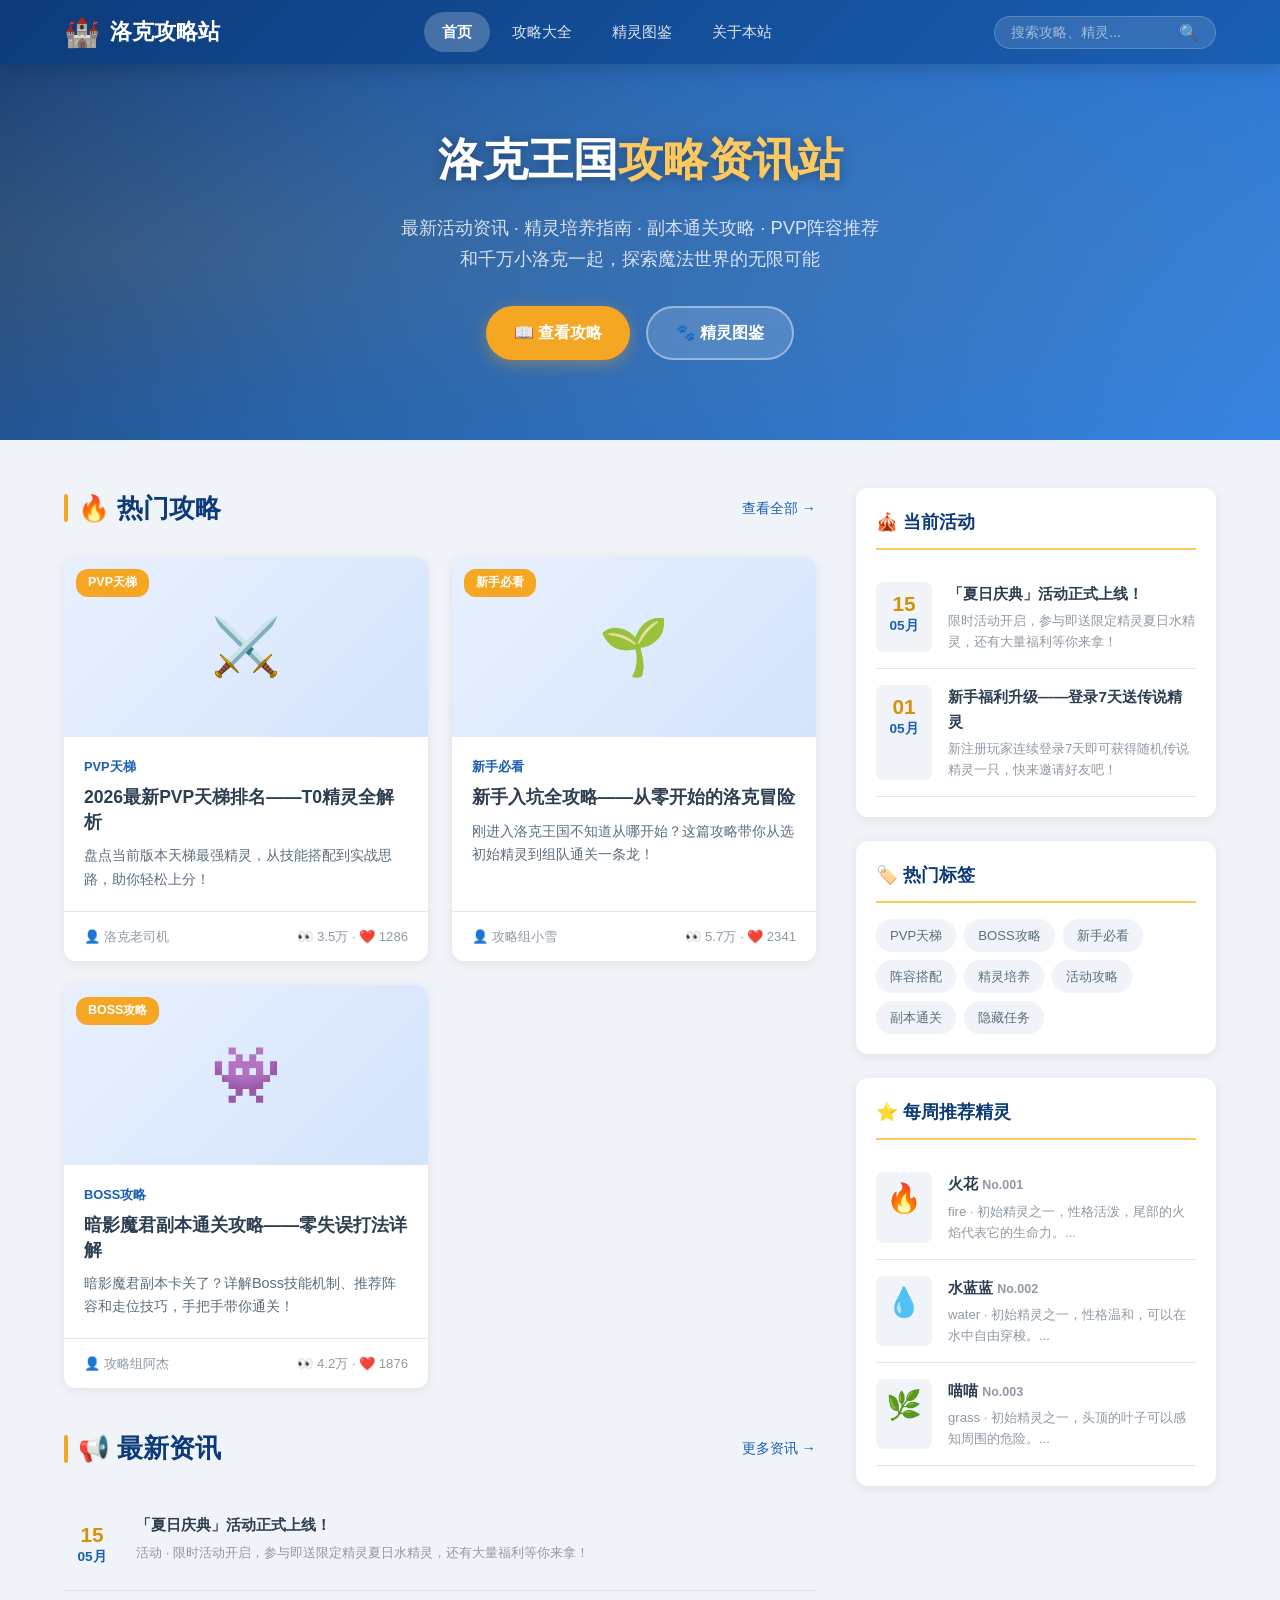
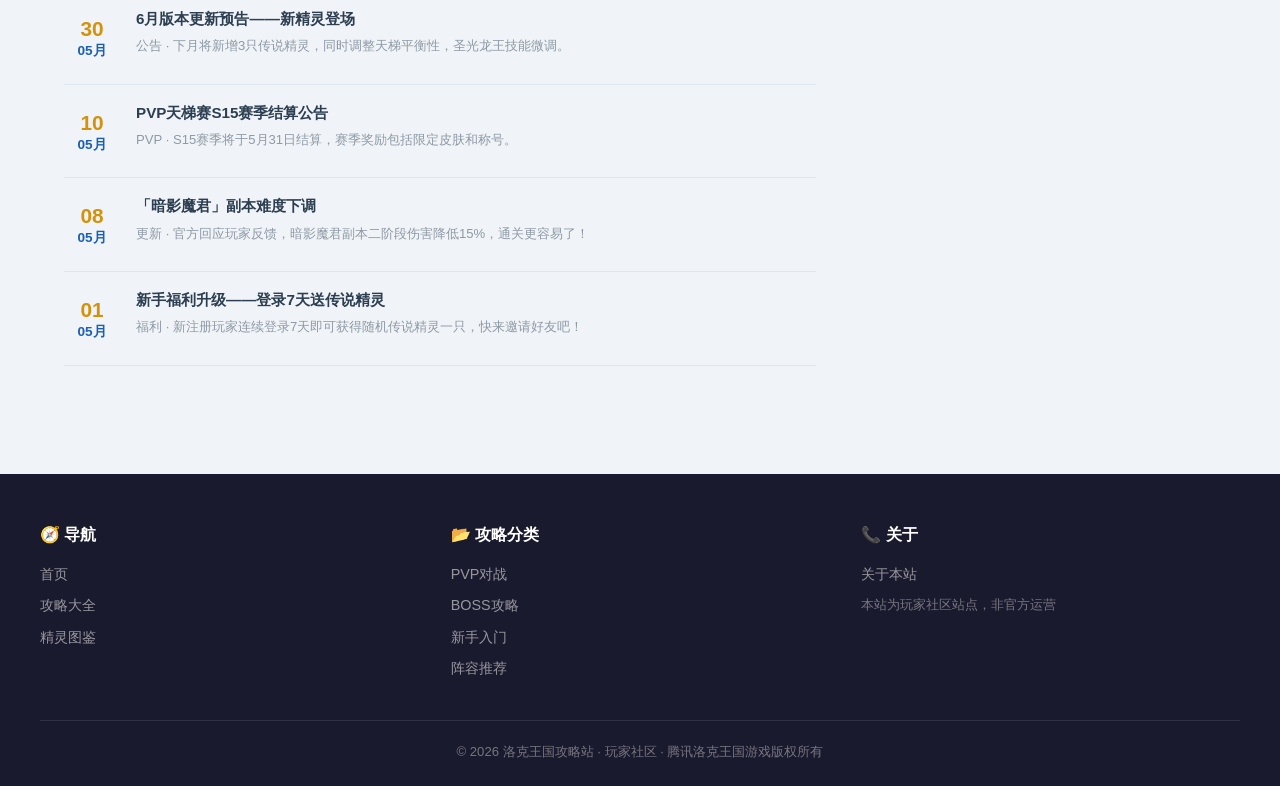
<file: roco-kingdom/index.html>
<!DOCTYPE html>
<html lang="zh-CN">
<head>
<meta charset="UTF-8">
<meta name="viewport" content="width=device-width, initial-scale=1.0">
<meta name="description" content="洛克王国攻略资讯站 - 最新活动、精灵图鉴、副本攻略、阵容推荐，最全的洛克王国玩家社区">
<title>洛克王国攻略站 - Roco Kingdom Guide</title>
<link rel="stylesheet" href="assets/css/style.css">
</head>
<body>

<!-- ======== Navbar ======== -->
<nav class="navbar">
  <div class="nav-inner">
    <a href="index.html" class="nav-logo">
      <span class="logo-icon">🏰</span>
      <span>洛克攻略站</span>
    </a>
    <div class="nav-links">
      <a href="index.html" class="active">首页</a>
      <a href="guides.html">攻略大全</a>
      <a href="pets.html">精灵图鉴</a>
      <a href="guide-detail.html?id=about">关于本站</a>
    </div>
    <div class="nav-search" id="navSearch">
      <input type="text" placeholder="搜索攻略、精灵..." id="searchInput">
      <button id="searchBtn">🔍</button>
    </div>
  </div>
</nav>

<!-- ======== Hero ======== -->
<section class="hero">
  <div class="hero-content">
    <h1>洛克王国<span class="accent">攻略资讯站</span></h1>
    <p>最新活动资讯 · 精灵培养指南 · 副本通关攻略 · PVP阵容推荐<br>和千万小洛克一起，探索魔法世界的无限可能</p>
    <div class="hero-btns">
      <a href="guides.html" class="btn btn-primary">📖 查看攻略</a>
      <a href="pets.html" class="btn btn-outline">🐾 精灵图鉴</a>
    </div>
  </div>
</section>

<!-- ======== Main Content ======== -->
<div class="section">
  <div class="container">
    <div class="two-col">

      <!-- ======== Left Column ======== -->
      <div class="main-col">

        <!-- Hot Guides -->
        <div class="section-title">
          <h2>🔥 热门攻略</h2>
          <a href="guides.html" class="more-link">查看全部 →</a>
        </div>
        <div class="cards-grid" id="hotGuides">
          <!-- JS 动态填充 -->
        </div>

        <!-- Latest News -->
        <div class="section-title" style="margin-top: 40px;">
          <h2>📢 最新资讯</h2>
          <a href="guides.html?cat=news" class="more-link">更多资讯 →</a>
        </div>
        <div class="news-list" id="latestNews">
          <!-- JS 动态填充 -->
        </div>

      </div>

      <!-- ======== Sidebar ======== -->
      <aside class="sidebar">

        <!-- Hot Events -->
        <div class="sidebar-widget">
          <h3>🎪 当前活动</h3>
          <div class="news-list" id="currentEvents">
            <!-- JS 动态填充 -->
          </div>
        </div>

        <!-- Quick Links -->
        <div class="sidebar-widget">
          <h3>🏷️ 热门标签</h3>
          <div class="tag-cloud">
            <a href="guides.html?tag=pvp" class="tag">PVP天梯</a>
            <a href="guides.html?tag=boss" class="tag">BOSS攻略</a>
            <a href="guides.html?tag=newbie" class="tag">新手必看</a>
            <a href="guides.html?tag=team" class="tag">阵容搭配</a>
            <a href="guides.html?tag=pet" class="tag">精灵培养</a>
            <a href="guides.html?tag=event" class="tag">活动攻略</a>
            <a href="guides.html?tag=dungeon" class="tag">副本通关</a>
            <a href="guides.html?tag=secret" class="tag">隐藏任务</a>
          </div>
        </div>

        <!-- Weekly Picks -->
        <div class="sidebar-widget">
          <h3>⭐ 每周推荐精灵</h3>
          <div class="news-list" id="weeklyPet">
            <!-- JS 动态填充 -->
          </div>
        </div>

      </aside>
    </div>
  </div>
</div>

<!-- ======== Footer ======== -->
<footer class="footer">
  <div class="footer-inner">
    <div class="footer-col">
      <h4>🧭 导航</h4>
      <a href="index.html">首页</a>
      <a href="guides.html">攻略大全</a>
      <a href="pets.html">精灵图鉴</a>
    </div>
    <div class="footer-col">
      <h4>📂 攻略分类</h4>
      <a href="guides.html?cat=pvp">PVP对战</a>
      <a href="guides.html?cat=boss">BOSS攻略</a>
      <a href="guides.html?cat=newbie">新手入门</a>
      <a href="guides.html?cat=team">阵容推荐</a>
    </div>
    <div class="footer-col">
      <h4>📞 关于</h4>
      <a href="guide-detail.html?id=about">关于本站</a>
      <p style="font-size:0.82rem;color:rgba(255,255,255,0.4);margin-top:8px;">本站为玩家社区站点，非官方运营</p>
    </div>
  </div>
  <div class="footer-bottom">
    <p>© 2026 洛克王国攻略站 · 玩家社区 · 腾讯洛克王国游戏版权所有</p>
  </div>
</footer>

<script src="assets/js/main.js"></script>
</body>
</html>
</file>
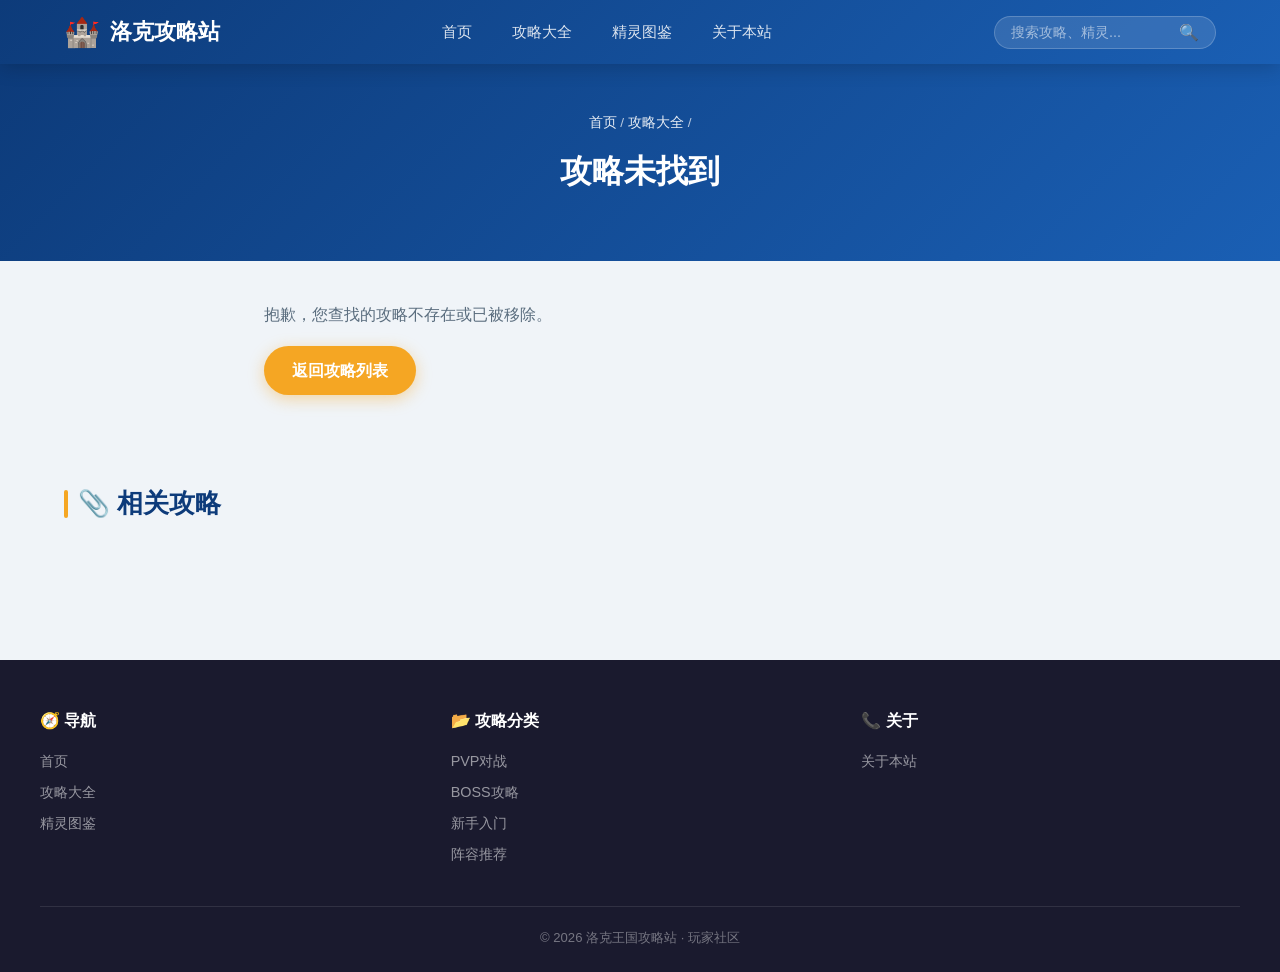
<file: roco-kingdom/guide-detail.html>
<!DOCTYPE html>
<html lang="zh-CN">
<head>
<meta charset="UTF-8">
<meta name="viewport" content="width=device-width, initial-scale=1.0">
<meta name="description" content="洛克王国攻略详情">
<title>攻略详情 - 洛克王国攻略站</title>
<link rel="stylesheet" href="assets/css/style.css">
</head>
<body>

<nav class="navbar">
  <div class="nav-inner">
    <a href="index.html" class="nav-logo">
      <span class="logo-icon">🏰</span>
      <span>洛克攻略站</span>
    </a>
    <div class="nav-links">
      <a href="index.html">首页</a>
      <a href="guides.html">攻略大全</a>
      <a href="pets.html">精灵图鉴</a>
      <a href="guide-detail.html?id=about">关于本站</a>
    </div>
    <div class="nav-search" id="navSearch">
      <input type="text" placeholder="搜索攻略、精灵..." id="searchInput">
      <button id="searchBtn">🔍</button>
    </div>
  </div>
</nav>

<!-- Guide Header -->
<section class="guide-header" id="guideHeader">
  <div class="breadcrumb"><a href="index.html">首页</a> / <a href="guides.html">攻略大全</a> / <span id="breadcrumbCat"></span></div>
  <h1 id="guideTitle"></h1>
  <div class="meta" id="guideMeta"></div>
</section>

<!-- Guide Content -->
<article class="guide-body" id="guideContent">
  <!-- JS 动态填充 -->
</article>

<!-- Related Guides -->
<div class="section">
  <div class="container">
    <div class="section-title">
      <h2>📎 相关攻略</h2>
    </div>
    <div class="cards-grid" id="relatedGuides">
      <!-- JS 动态填充 -->
    </div>
  </div>
</div>

<footer class="footer">
  <div class="footer-inner">
    <div class="footer-col">
      <h4>🧭 导航</h4>
      <a href="index.html">首页</a>
      <a href="guides.html">攻略大全</a>
      <a href="pets.html">精灵图鉴</a>
    </div>
    <div class="footer-col">
      <h4>📂 攻略分类</h4>
      <a href="guides.html?cat=pvp">PVP对战</a>
      <a href="guides.html?cat=boss">BOSS攻略</a>
      <a href="guides.html?cat=newbie">新手入门</a>
      <a href="guides.html?cat=team">阵容推荐</a>
    </div>
    <div class="footer-col">
      <h4>📞 关于</h4>
      <a href="guide-detail.html?id=about">关于本站</a>
    </div>
  </div>
  <div class="footer-bottom">
    <p>© 2026 洛克王国攻略站 · 玩家社区</p>
  </div>
</footer>

<script src="assets/js/main.js"></script>
</body>
</html>
</file>
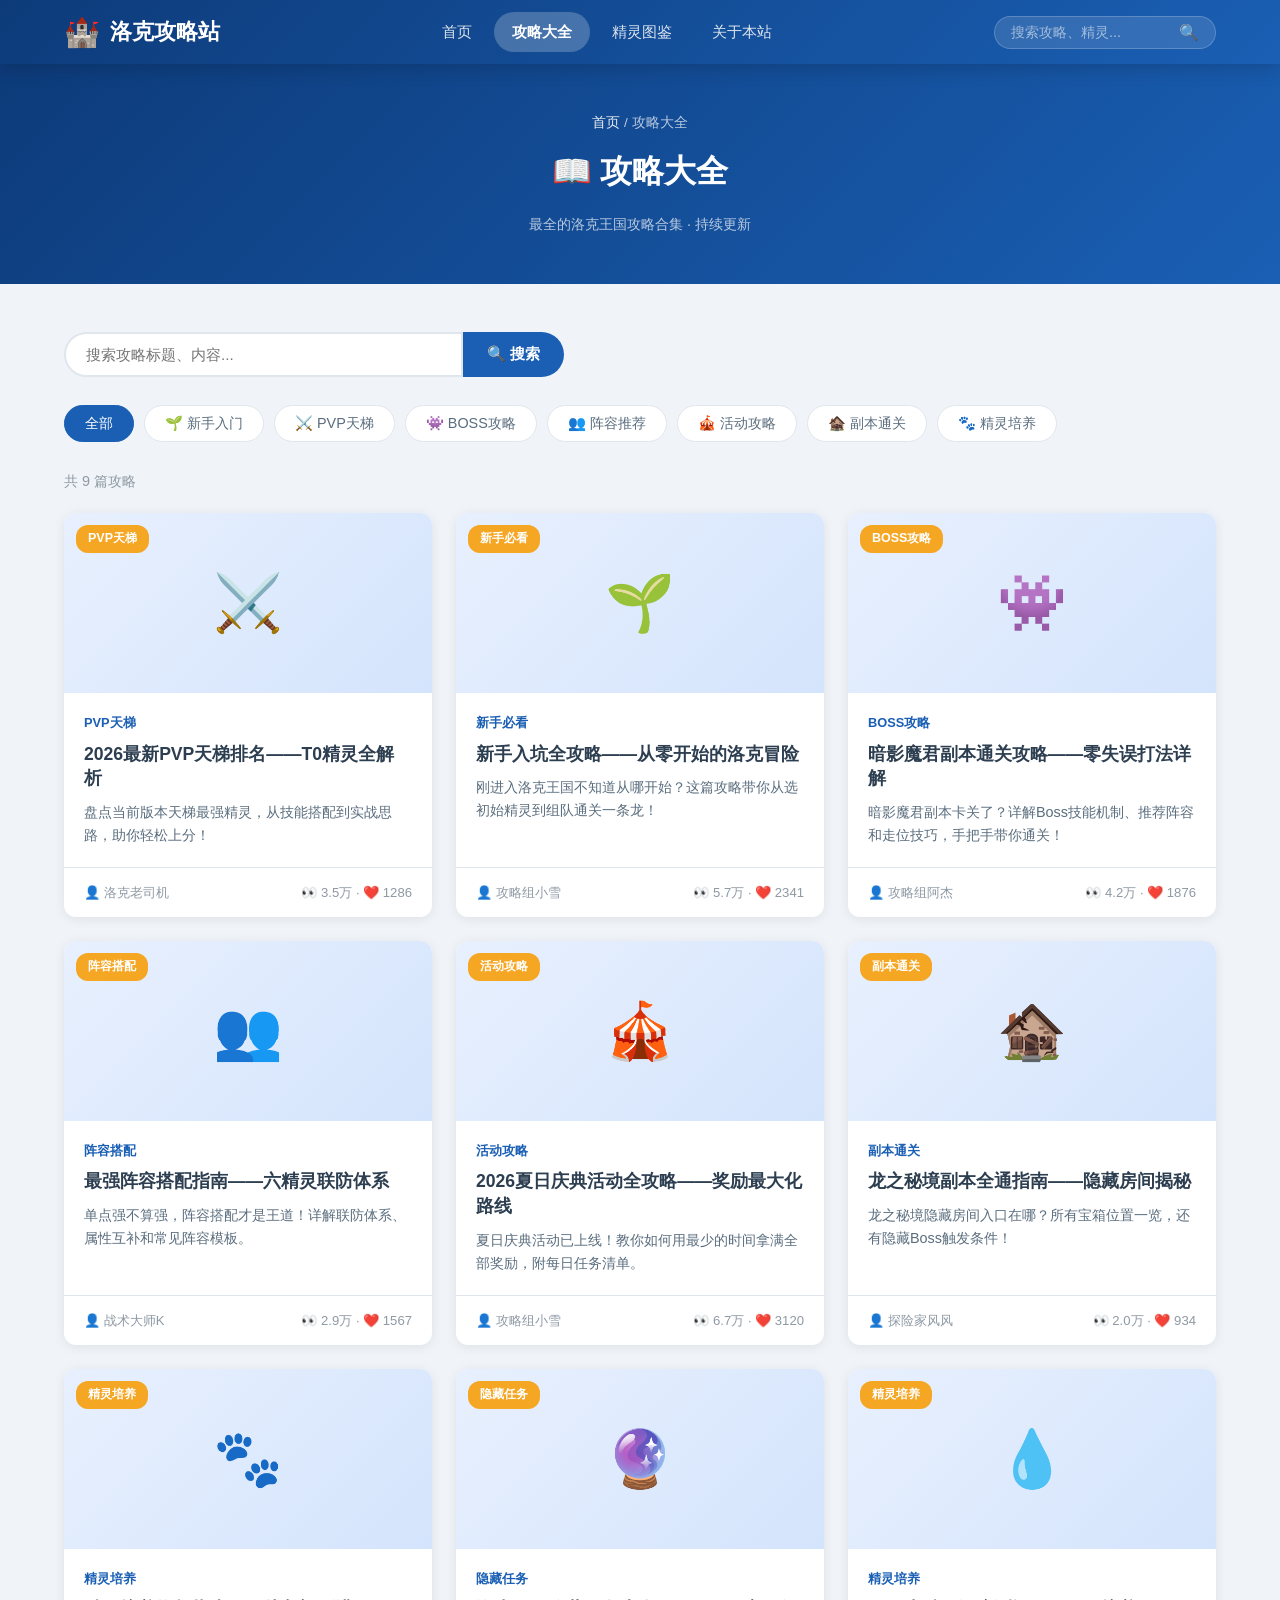
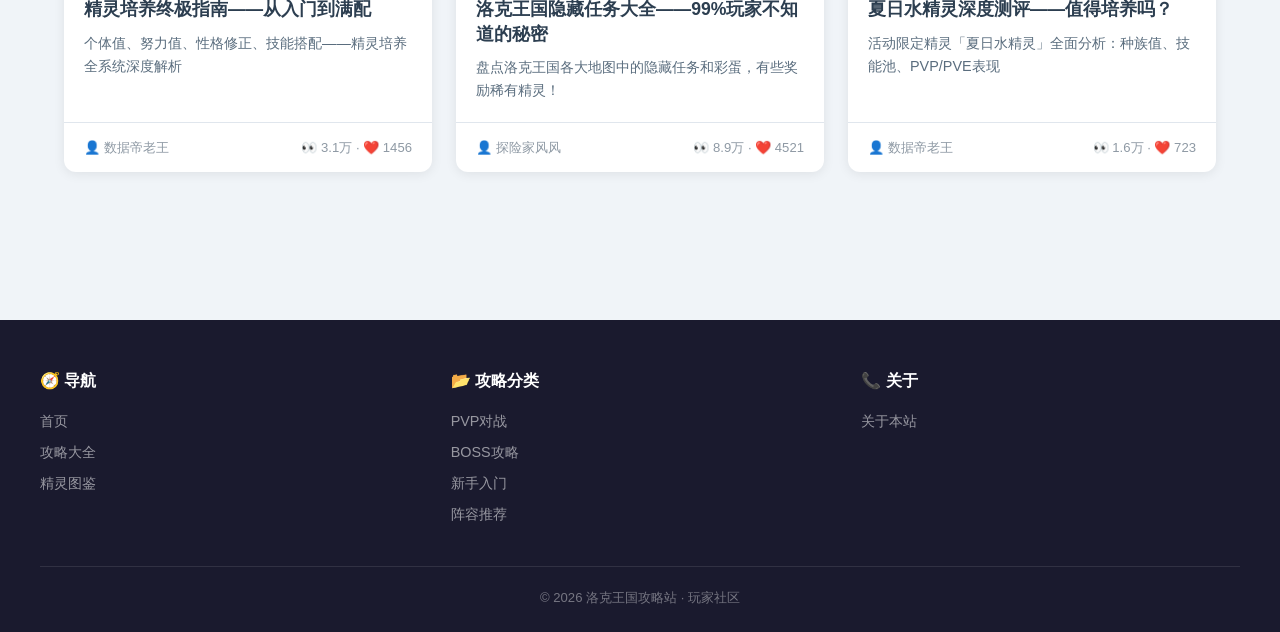
<file: roco-kingdom/guides.html>
<!DOCTYPE html>
<html lang="zh-CN">
<head>
<meta charset="UTF-8">
<meta name="viewport" content="width=device-width, initial-scale=1.0">
<meta name="description" content="洛克王国攻略大全 - PVP天梯、BOSS攻略、新手入门、阵容推荐、活动攻略">
<title>攻略大全 - 洛克王国攻略站</title>
<link rel="stylesheet" href="assets/css/style.css">
</head>
<body>

<nav class="navbar">
  <div class="nav-inner">
    <a href="index.html" class="nav-logo">
      <span class="logo-icon">🏰</span>
      <span>洛克攻略站</span>
    </a>
    <div class="nav-links">
      <a href="index.html">首页</a>
      <a href="guides.html" class="active">攻略大全</a>
      <a href="pets.html">精灵图鉴</a>
      <a href="guide-detail.html?id=about">关于本站</a>
    </div>
    <div class="nav-search" id="navSearch">
      <input type="text" placeholder="搜索攻略、精灵..." id="searchInput">
      <button id="searchBtn">🔍</button>
    </div>
  </div>
</nav>

<section class="guide-header">
  <div class="breadcrumb"><a href="index.html">首页</a> / 攻略大全</div>
  <h1>📖 攻略大全</h1>
  <div class="meta">最全的洛克王国攻略合集 · 持续更新</div>
</section>

<div class="section">
  <div class="container">

    <!-- Search -->
    <div class="search-box">
      <input type="text" placeholder="搜索攻略标题、内容..." id="guideSearchInput">
      <button id="guideSearchBtn">🔍 搜索</button>
    </div>

    <!-- Filter -->
    <div class="filter-bar" id="filterBar">
      <button class="filter-btn active" data-filter="all">全部</button>
      <button class="filter-btn" data-filter="newbie">🌱 新手入门</button>
      <button class="filter-btn" data-filter="pvp">⚔️ PVP天梯</button>
      <button class="filter-btn" data-filter="boss">👾 BOSS攻略</button>
      <button class="filter-btn" data-filter="team">👥 阵容推荐</button>
      <button class="filter-btn" data-filter="event">🎪 活动攻略</button>
      <button class="filter-btn" data-filter="dungeon">🏚️ 副本通关</button>
      <button class="filter-btn" data-filter="pet">🐾 精灵培养</button>
    </div>

    <!-- Results Info -->
    <p style="color: var(--text-muted); margin-bottom: 20px; font-size: 0.9rem;" id="resultInfo">
      共 <span id="resultCount">0</span> 篇攻略
    </p>

    <!-- Guide Cards Grid -->
    <div class="cards-grid" id="guidesGrid">
      <!-- JS 动态填充 -->
    </div>

    <!-- Pagination -->
    <div class="pagination" id="pagination">
      <!-- JS 动态填充 -->
    </div>

  </div>
</div>

<footer class="footer">
  <div class="footer-inner">
    <div class="footer-col">
      <h4>🧭 导航</h4>
      <a href="index.html">首页</a>
      <a href="guides.html">攻略大全</a>
      <a href="pets.html">精灵图鉴</a>
    </div>
    <div class="footer-col">
      <h4>📂 攻略分类</h4>
      <a href="guides.html?cat=pvp">PVP对战</a>
      <a href="guides.html?cat=boss">BOSS攻略</a>
      <a href="guides.html?cat=newbie">新手入门</a>
      <a href="guides.html?cat=team">阵容推荐</a>
    </div>
    <div class="footer-col">
      <h4>📞 关于</h4>
      <a href="guide-detail.html?id=about">关于本站</a>
    </div>
  </div>
  <div class="footer-bottom">
    <p>© 2026 洛克王国攻略站 · 玩家社区</p>
  </div>
</footer>

<script src="assets/js/main.js"></script>
</body>
</html>
</file>
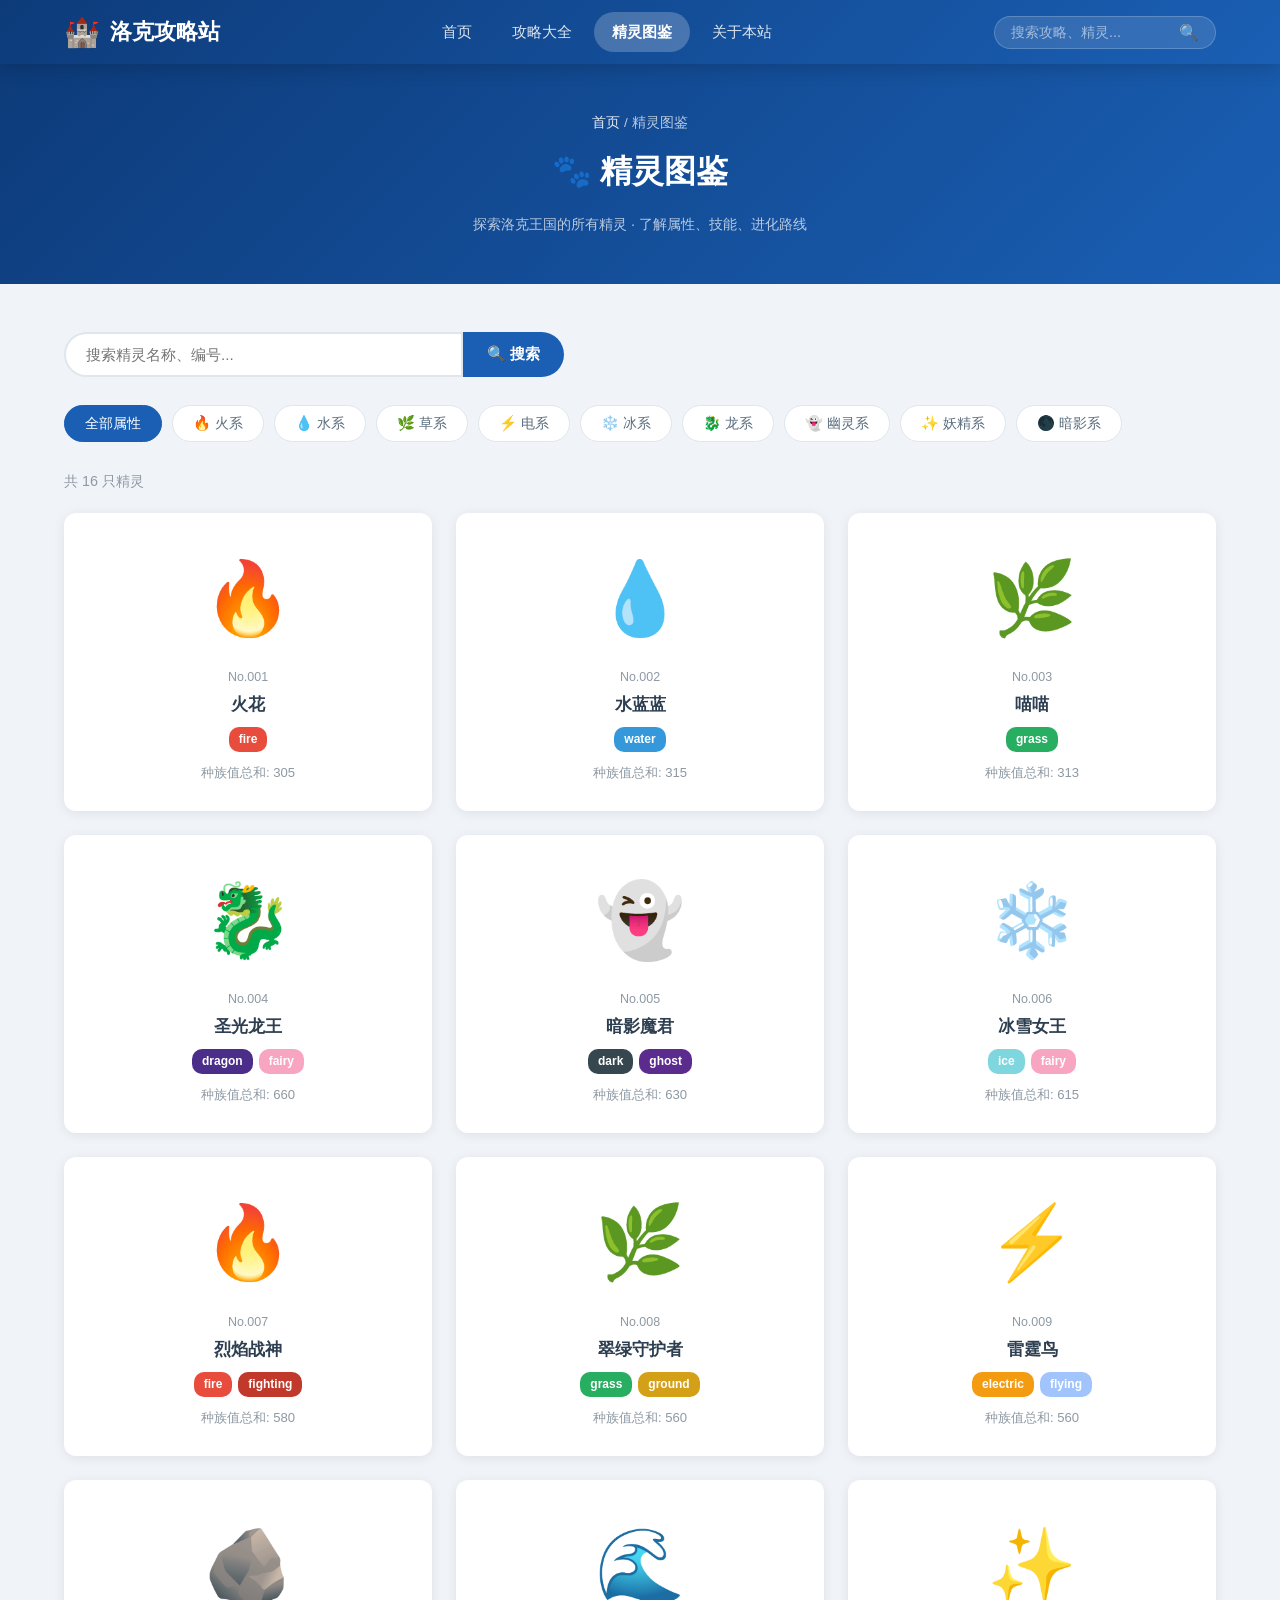
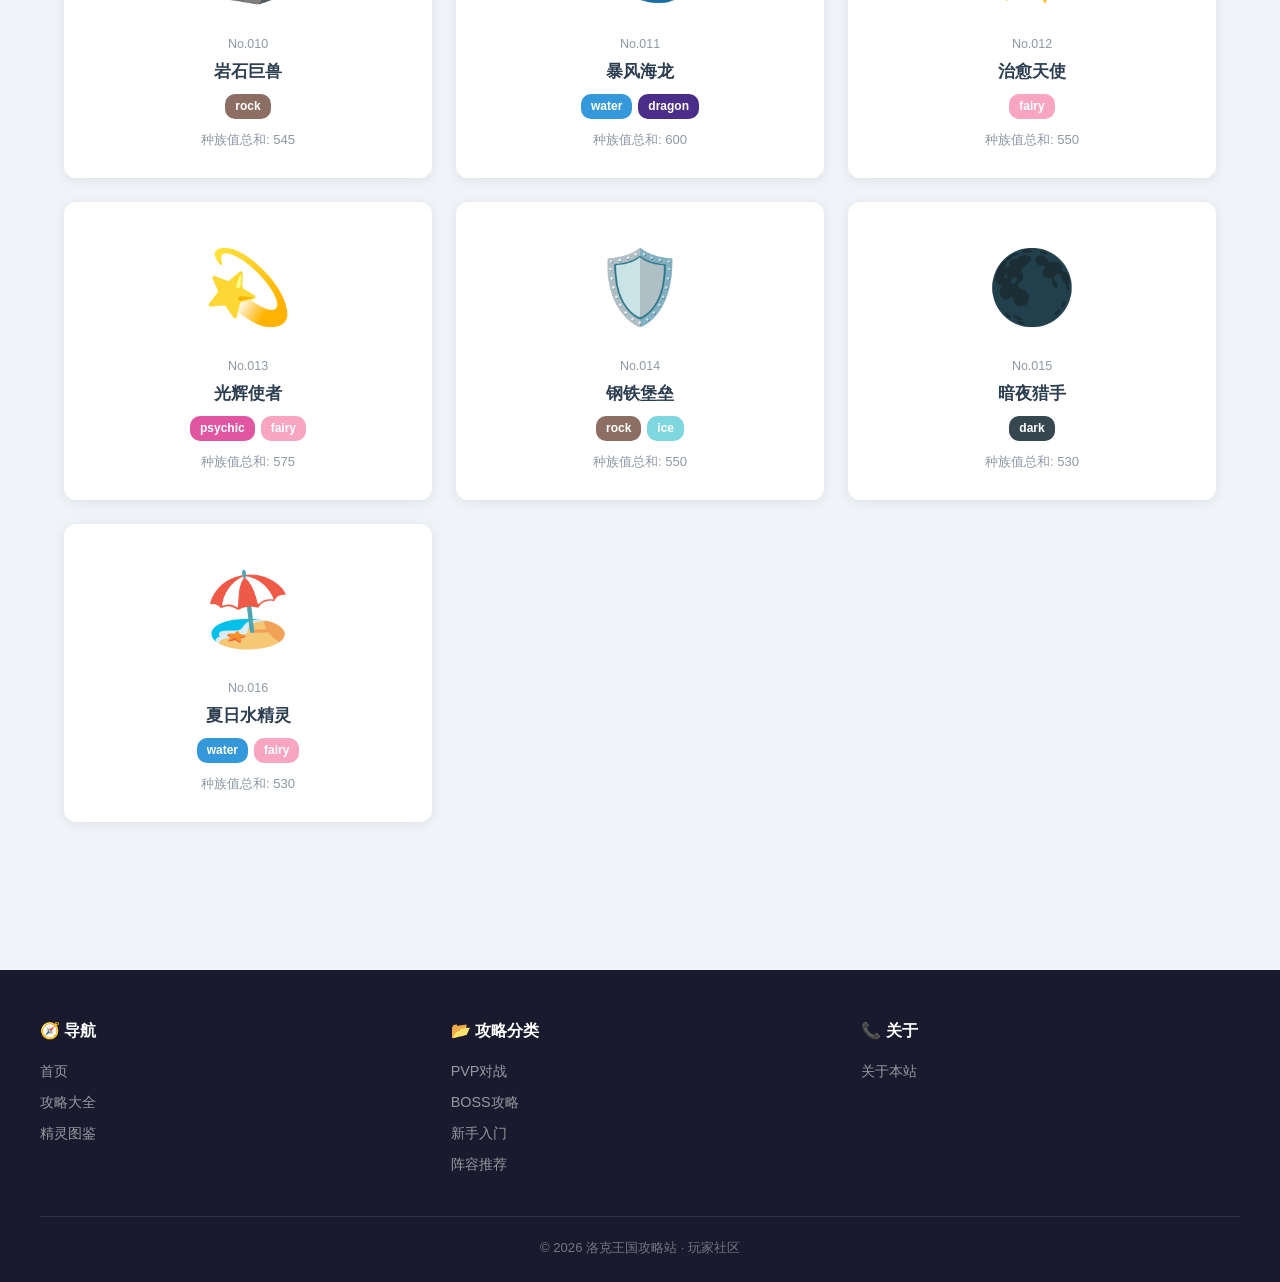
<file: roco-kingdom/pets.html>
<!DOCTYPE html>
<html lang="zh-CN">
<head>
<meta charset="UTF-8">
<meta name="viewport" content="width=device-width, initial-scale=1.0">
<meta name="description" content="洛克王国精灵图鉴 - 查询精灵属性、种族值、技能、进化路线">
<title>精灵图鉴 - 洛克王国攻略站</title>
<link rel="stylesheet" href="assets/css/style.css">
</head>
<body>

<nav class="navbar">
  <div class="nav-inner">
    <a href="index.html" class="nav-logo">
      <span class="logo-icon">🏰</span>
      <span>洛克攻略站</span>
    </a>
    <div class="nav-links">
      <a href="index.html">首页</a>
      <a href="guides.html">攻略大全</a>
      <a href="pets.html" class="active">精灵图鉴</a>
      <a href="guide-detail.html?id=about">关于本站</a>
    </div>
    <div class="nav-search" id="navSearch">
      <input type="text" placeholder="搜索攻略、精灵..." id="searchInput">
      <button id="searchBtn">🔍</button>
    </div>
  </div>
</nav>

<section class="guide-header">
  <div class="breadcrumb"><a href="index.html">首页</a> / 精灵图鉴</div>
  <h1>🐾 精灵图鉴</h1>
  <div class="meta">探索洛克王国的所有精灵 · 了解属性、技能、进化路线</div>
</section>

<div class="section">
  <div class="container">

    <!-- Search & Filter -->
    <div class="search-box">
      <input type="text" placeholder="搜索精灵名称、编号..." id="petSearchInput">
      <button id="petSearchBtn">🔍 搜索</button>
    </div>

    <div class="filter-bar" id="petFilterBar">
      <button class="filter-btn active" data-filter="all">全部属性</button>
      <button class="filter-btn" data-filter="fire">🔥 火系</button>
      <button class="filter-btn" data-filter="water">💧 水系</button>
      <button class="filter-btn" data-filter="grass">🌿 草系</button>
      <button class="filter-btn" data-filter="electric">⚡ 电系</button>
      <button class="filter-btn" data-filter="ice">❄️ 冰系</button>
      <button class="filter-btn" data-filter="dragon">🐉 龙系</button>
      <button class="filter-btn" data-filter="ghost">👻 幽灵系</button>
      <button class="filter-btn" data-filter="fairy">✨ 妖精系</button>
      <button class="filter-btn" data-filter="dark">🌑 暗影系</button>
    </div>

    <!-- Results Info -->
    <p style="color: var(--text-muted); margin-bottom: 20px; font-size: 0.9rem;" id="petResultInfo">
      共 <span id="petResultCount">0</span> 只精灵
    </p>

    <!-- Pet Grid -->
    <div class="cards-grid" id="petsGrid">
      <!-- JS 动态填充 -->
    </div>

    <!-- Pagination -->
    <div class="pagination" id="petPagination">
      <!-- JS 动态填充 -->
    </div>

  </div>
</div>

<!-- Pet Detail Modal -->
<div id="petModal" class="hidden" style="position:fixed;top:0;left:0;width:100%;height:100%;background:rgba(0,0,0,0.6);z-index:9999;display:flex;align-items:center;justify-content:center;">
  <div style="background:#fff;border-radius:var(--radius);max-width:600px;width:90%;max-height:85vh;overflow-y:auto;padding:32px;position:relative;">
    <button id="closePetModal" style="position:absolute;top:16px;right:16px;background:none;border:none;font-size:1.5rem;line-height:1;">✕</button>
    <div id="petModalContent">
      <!-- JS 动态填充 -->
    </div>
  </div>
</div>

<footer class="footer">
  <div class="footer-inner">
    <div class="footer-col">
      <h4>🧭 导航</h4>
      <a href="index.html">首页</a>
      <a href="guides.html">攻略大全</a>
      <a href="pets.html">精灵图鉴</a>
    </div>
    <div class="footer-col">
      <h4>📂 攻略分类</h4>
      <a href="guides.html?cat=pvp">PVP对战</a>
      <a href="guides.html?cat=boss">BOSS攻略</a>
      <a href="guides.html?cat=newbie">新手入门</a>
      <a href="guides.html?cat=team">阵容推荐</a>
    </div>
    <div class="footer-col">
      <h4>📞 关于</h4>
      <a href="guide-detail.html?id=about">关于本站</a>
    </div>
  </div>
  <div class="footer-bottom">
    <p>© 2026 洛克王国攻略站 · 玩家社区</p>
  </div>
</footer>

<script src="assets/js/main.js"></script>
</body>
</html>
</file>
<file: roco-kingdom/assets/css/style.css>
/* =============================================
   洛克王国攻略资讯站 - 全局样式
   Roco Kingdom Strategy & News Site
   ============================================= */

/* --- CSS Variables --- */
:root {
  --primary: #1a5fb4;
  --primary-dark: #0d3b7a;
  --primary-light: #3584e4;
  --accent: #f5a623;
  --accent-dark: #d4920a;
  --accent-light: #fdc85e;
  --bg: #f0f4f8;
  --bg-dark: #1a1a2e;
  --card-bg: #ffffff;
  --text: #2c3e50;
  --text-light: #5a6d7e;
  --text-muted: #8e99a4;
  --border: #e0e6ed;
  --success: #27ae60;
  --danger: #e74c3c;
  --warning: #f39c12;
  --shadow: 0 2px 12px rgba(0,0,0,0.08);
  --shadow-lg: 0 8px 32px rgba(0,0,0,0.12);
  --radius: 12px;
  --radius-sm: 8px;
  --transition: 0.25s ease;
  --font: 'PingFang SC', 'Microsoft YaHei', 'Noto Sans SC', sans-serif;
}

/* --- Reset & Base --- */
*, *::before, *::after { box-sizing: border-box; margin: 0; padding: 0; }

html { scroll-behavior: smooth; }

body {
  font-family: var(--font);
  background: var(--bg);
  color: var(--text);
  line-height: 1.6;
  min-height: 100vh;
}

a { text-decoration: none; color: inherit; }
ul, ol { list-style: none; }
img { max-width: 100%; display: block; }
button { cursor: pointer; font-family: inherit; }

/* --- Navbar --- */
.navbar {
  background: linear-gradient(135deg, var(--primary-dark) 0%, var(--primary) 100%);
  position: sticky;
  top: 0;
  z-index: 1000;
  box-shadow: 0 2px 20px rgba(0,0,0,0.2);
}

.nav-inner {
  max-width: 1200px;
  margin: 0 auto;
  padding: 0 24px;
  display: flex;
  align-items: center;
  justify-content: space-between;
  height: 64px;
}

.nav-logo {
  display: flex;
  align-items: center;
  gap: 10px;
  font-size: 1.4rem;
  font-weight: 700;
  color: #fff;
}

.nav-logo .logo-icon { font-size: 1.8rem; }

.nav-links {
  display: flex;
  align-items: center;
  gap: 4px;
}

.nav-links a {
  color: rgba(255,255,255,0.85);
  padding: 8px 18px;
  border-radius: 20px;
  font-size: 0.95rem;
  font-weight: 500;
  transition: var(--transition);
}

.nav-links a:hover,
.nav-links a.active {
  background: rgba(255,255,255,0.15);
  color: #fff;
}

.nav-links a.active { background: rgba(255,255,255,0.22); font-weight: 600; }

.nav-search {
  display: flex;
  align-items: center;
  background: rgba(255,255,255,0.12);
  border-radius: 24px;
  padding: 6px 16px;
  gap: 8px;
  border: 1px solid rgba(255,255,255,0.2);
  transition: var(--transition);
}

.nav-search:focus-within {
  background: rgba(255,255,255,0.22);
  border-color: rgba(255,255,255,0.5);
}

.nav-search input {
  background: none;
  border: none;
  outline: none;
  color: #fff;
  font-size: 0.9rem;
  width: 160px;
}

.nav-search input::placeholder { color: rgba(255,255,255,0.55); }

.nav-search button {
  background: none;
  border: none;
  color: rgba(255,255,255,0.7);
  font-size: 1rem;
}

/* --- Hero Section --- */
.hero {
  background: linear-gradient(135deg, #0d3b7a 0%, #1a5fb4 40%, #3584e4 100%);
  padding: 60px 24px 80px;
  text-align: center;
  position: relative;
  overflow: hidden;
}

.hero::before {
  content: '';
  position: absolute;
  top: -50%;
  left: -50%;
  width: 200%;
  height: 200%;
  background: radial-gradient(ellipse at 30% 50%, rgba(245,166,35,0.15) 0%, transparent 60%),
              radial-gradient(ellipse at 70% 30%, rgba(53,132,228,0.3) 0%, transparent 50%);
  animation: heroGlow 8s ease-in-out infinite;
}

@keyframes heroGlow {
  0%, 100% { transform: translate(0, 0) rotate(0deg); }
  33% { transform: translate(1%, -2%) rotate(1deg); }
  66% { transform: translate(-1%, 1%) rotate(-1deg); }
}

.hero-content {
  position: relative;
  z-index: 1;
  max-width: 700px;
  margin: 0 auto;
}

.hero h1 {
  font-size: 2.8rem;
  color: #fff;
  margin-bottom: 16px;
  text-shadow: 0 2px 12px rgba(0,0,0,0.3);
}

.hero h1 .accent { color: var(--accent-light); }

.hero p {
  color: rgba(255,255,255,0.8);
  font-size: 1.15rem;
  margin-bottom: 32px;
  line-height: 1.7;
}

.hero-btns { display: flex; gap: 16px; justify-content: center; flex-wrap: wrap; }

.btn {
  display: inline-flex;
  align-items: center;
  gap: 8px;
  padding: 12px 28px;
  border-radius: 28px;
  font-size: 1rem;
  font-weight: 600;
  border: none;
  transition: var(--transition);
}

.btn-primary {
  background: var(--accent);
  color: #fff;
  box-shadow: 0 4px 16px rgba(245,166,35,0.4);
}

.btn-primary:hover { background: var(--accent-dark); transform: translateY(-2px); box-shadow: 0 6px 24px rgba(245,166,35,0.5); }

.btn-outline {
  background: rgba(255,255,255,0.15);
  color: #fff;
  border: 2px solid rgba(255,255,255,0.4);
}

.btn-outline:hover { background: rgba(255,255,255,0.25); border-color: #fff; }

.btn-sm { padding: 6px 16px; font-size: 0.85rem; }
.btn-xs { padding: 4px 10px; font-size: 0.78rem; border-radius: 14px; }

/* --- Container --- */
.container { max-width: 1200px; margin: 0 auto; padding: 0 24px; }

/* --- Section Title --- */
.section-title {
  display: flex;
  align-items: center;
  justify-content: space-between;
  margin-bottom: 28px;
  flex-wrap: wrap;
  gap: 12px;
}

.section-title h2 {
  font-size: 1.6rem;
  color: var(--primary-dark);
  display: flex;
  align-items: center;
  gap: 10px;
}

.section-title h2::before {
  content: '';
  width: 4px;
  height: 28px;
  background: var(--accent);
  border-radius: 2px;
}

.section-title .more-link {
  color: var(--primary);
  font-weight: 500;
  font-size: 0.9rem;
}

.section-title .more-link:hover { color: var(--accent-dark); }

/* --- Section Spacing --- */
.section { padding: 48px 0; }

/* --- Cards Grid --- */
.cards-grid {
  display: grid;
  grid-template-columns: repeat(auto-fill, minmax(280px, 1fr));
  gap: 24px;
}

/* --- Guide Card --- */
.card {
  background: var(--card-bg);
  border-radius: var(--radius);
  overflow: hidden;
  box-shadow: var(--shadow);
  transition: var(--transition);
  display: flex;
  flex-direction: column;
}

.card:hover {
  transform: translateY(-4px);
  box-shadow: var(--shadow-lg);
}

.card-img {
  height: 180px;
  background: linear-gradient(135deg, #e8f0fe 0%, #d4e4fc 100%);
  display: flex;
  align-items: center;
  justify-content: center;
  font-size: 3.5rem;
  position: relative;
  overflow: hidden;
}

.card-img .card-badge {
  position: absolute;
  top: 12px;
  left: 12px;
  background: var(--accent);
  color: #fff;
  padding: 4px 12px;
  border-radius: 12px;
  font-size: 0.78rem;
  font-weight: 600;
}

.card-body { padding: 20px; flex: 1; display: flex; flex-direction: column; }

.card-body .card-tag {
  display: inline-block;
  color: var(--primary);
  font-size: 0.8rem;
  font-weight: 600;
  margin-bottom: 8px;
}

.card-body h3 {
  font-size: 1.1rem;
  margin-bottom: 10px;
  line-height: 1.4;
  color: var(--text);
}

.card-body h3 a:hover { color: var(--primary); }

.card-body p {
  color: var(--text-light);
  font-size: 0.9rem;
  line-height: 1.6;
  flex: 1;
}

.card-footer {
  display: flex;
  align-items: center;
  justify-content: space-between;
  padding: 14px 20px;
  border-top: 1px solid var(--border);
  font-size: 0.82rem;
  color: var(--text-muted);
}

.card-footer .author { display: flex; align-items: center; gap: 6px; }

.card-footer .stats { display: flex; gap: 12px; }

/* --- News List (Sidebar style) --- */
.news-list .news-item {
  display: flex;
  gap: 16px;
  padding: 16px 0;
  border-bottom: 1px solid var(--border);
  transition: var(--transition);
}

.news-list .news-item:hover { padding-left: 8px; }

.news-item .news-date {
  min-width: 56px;
  text-align: center;
  background: var(--bg);
  border-radius: var(--radius-sm);
  padding: 8px 6px;
  font-weight: 700;
  color: var(--primary);
  font-size: 0.85rem;
  line-height: 1.3;
}

.news-item .news-date span {
  display: block;
  font-size: 1.3rem;
  color: var(--accent-dark);
}

.news-item .news-info h4 { font-size: 0.95rem; margin-bottom: 4px; }
.news-item .news-info h4 a:hover { color: var(--primary); }
.news-item .news-info p { font-size: 0.82rem; color: var(--text-muted); }

/* --- Two Column Layout --- */
.two-col {
  display: grid;
  grid-template-columns: 1fr 360px;
  gap: 40px;
}

@media (max-width: 900px) {
  .two-col { grid-template-columns: 1fr; }
}

/* --- Sidebar --- */
.sidebar-widget {
  background: var(--card-bg);
  border-radius: var(--radius);
  padding: 20px;
  margin-bottom: 24px;
  box-shadow: var(--shadow);
}

.sidebar-widget h3 {
  font-size: 1.1rem;
  color: var(--primary-dark);
  margin-bottom: 16px;
  padding-bottom: 12px;
  border-bottom: 2px solid var(--accent-light);
}

.tag-cloud { display: flex; flex-wrap: wrap; gap: 8px; }

.tag {
  display: inline-block;
  padding: 6px 14px;
  background: var(--bg);
  border-radius: 16px;
  font-size: 0.82rem;
  color: var(--text-light);
  transition: var(--transition);
}

.tag:hover, .tag.active {
  background: var(--primary);
  color: #fff;
}

/* --- Filter Bar --- */
.filter-bar {
  display: flex;
  gap: 10px;
  margin-bottom: 28px;
  flex-wrap: wrap;
}

.filter-bar .filter-btn {
  padding: 8px 20px;
  border-radius: 20px;
  border: 1px solid var(--border);
  background: #fff;
  color: var(--text-light);
  font-size: 0.9rem;
  font-weight: 500;
  transition: var(--transition);
}

.filter-bar .filter-btn:hover,
.filter-bar .filter-btn.active {
  background: var(--primary);
  color: #fff;
  border-color: var(--primary);
}

/* --- Search Box --- */
.search-box {
  display: flex;
  max-width: 500px;
  margin-bottom: 28px;
}

.search-box input {
  flex: 1;
  padding: 12px 20px;
  border: 2px solid var(--border);
  border-radius: 28px 0 0 28px;
  font-size: 0.95rem;
  outline: none;
  font-family: inherit;
  transition: var(--transition);
}

.search-box input:focus { border-color: var(--primary); }

.search-box button {
  padding: 12px 24px;
  background: var(--primary);
  color: #fff;
  border: none;
  border-radius: 0 28px 28px 0;
  font-size: 0.95rem;
  font-weight: 600;
}

/* --- Guide Detail --- */
.guide-header {
  background: linear-gradient(135deg, var(--primary-dark), var(--primary));
  padding: 48px 24px;
  text-align: center;
  color: #fff;
}

.guide-header .breadcrumb { font-size: 0.85rem; margin-bottom: 12px; color: rgba(255,255,255,0.7); }
.guide-header .breadcrumb a { color: rgba(255,255,255,0.9); }
.guide-header .breadcrumb a:hover { color: var(--accent-light); }

.guide-header h1 { font-size: 2rem; margin-bottom: 16px; }

.guide-header .meta { font-size: 0.9rem; color: rgba(255,255,255,0.7); display: flex; gap: 20px; justify-content: center; flex-wrap: wrap; }

.guide-body {
  max-width: 800px;
  margin: 40px auto;
  padding: 0 24px;
}

.guide-body h2 { font-size: 1.4rem; color: var(--primary-dark); margin: 32px 0 12px; }
.guide-body h3 { font-size: 1.15rem; color: var(--text); margin: 24px 0 10px; }
.guide-body p { margin-bottom: 16px; color: var(--text-light); line-height: 1.8; }
.guide-body img { border-radius: var(--radius); margin: 20px 0; }
.guide-body blockquote {
  border-left: 4px solid var(--accent);
  background: #fefaf0;
  padding: 16px 20px;
  margin: 20px 0;
  border-radius: 0 var(--radius-sm) var(--radius-sm) 0;
  color: var(--accent-dark);
}
.guide-body ul, .guide-body ol { margin: 12px 0 12px 24px; }
.guide-body li { margin-bottom: 8px; color: var(--text-light); }
.guide-body ul li::before { content: '✦ '; color: var(--accent); }

.table-wrap { overflow-x: auto; margin: 20px 0; }
.guide-body table {
  width: 100%;
  border-collapse: collapse;
  font-size: 0.9rem;
}
.guide-body th {
  background: var(--primary);
  color: #fff;
  padding: 10px 14px;
  text-align: left;
}
.guide-body td {
  padding: 10px 14px;
  border-bottom: 1px solid var(--border);
}
.guide-body tr:nth-child(even) td { background: var(--bg); }

/* --- Pet Card --- */
.pet-card {
  background: var(--card-bg);
  border-radius: var(--radius);
  text-align: center;
  padding: 28px 20px;
  box-shadow: var(--shadow);
  transition: var(--transition);
  cursor: pointer;
}

.pet-card:hover { transform: translateY(-4px); box-shadow: var(--shadow-lg); }

.pet-card .pet-icon {
  font-size: 4.5rem;
  margin-bottom: 12px;
  display: block;
}

.pet-card .pet-no { font-size: 0.78rem; color: var(--text-muted); margin-bottom: 4px; }
.pet-card h3 { font-size: 1.05rem; margin-bottom: 8px; }
.pet-card .pet-type { display: flex; gap: 6px; justify-content: center; flex-wrap: wrap; margin-bottom: 10px; }
.pet-card .type-badge {
  padding: 3px 10px;
  border-radius: 10px;
  font-size: 0.75rem;
  font-weight: 600;
  color: #fff;
}

.type-fire { background: #e74c3c; }
.type-water { background: #3498db; }
.type-grass { background: #27ae60; }
.type-electric { background: #f39c12; }
.type-ice { background: #7ed6df; color: #2c3e50; }
.type-fighting { background: #c0392b; }
.type-poison { background: #8e44ad; }
.type-ground { background: #d4a017; }
.type-flying { background: #a1c4fd; color: #2c3e50; }
.type-psychic { background: #e056a0; }
.type-bug { background: #7cb342; }
.type-rock { background: #8d6e63; }
.type-ghost { background: #5b2c8e; }
.type-dragon { background: #4a2e8a; }
.type-dark { background: #37474f; }
.type-fairy { background: #f8a5c2; color: #2c3e50; }

/* --- Pagination --- */
.pagination {
  display: flex;
  justify-content: center;
  gap: 8px;
  margin-top: 40px;
}

.pagination button {
  width: 40px;
  height: 40px;
  border-radius: 20px;
  border: 1px solid var(--border);
  background: #fff;
  font-size: 0.9rem;
  font-weight: 500;
  color: var(--text);
  transition: var(--transition);
}

.pagination button:hover,
.pagination button.active {
  background: var(--primary);
  color: #fff;
  border-color: var(--primary);
}

.pagination button:disabled { opacity: 0.4; cursor: not-allowed; }

/* --- Footer --- */
.footer {
  background: var(--bg-dark);
  color: rgba(255,255,255,0.7);
  padding: 48px 24px 24px;
  margin-top: 60px;
}

.footer-inner {
  max-width: 1200px;
  margin: 0 auto;
  display: grid;
  grid-template-columns: repeat(auto-fit, minmax(200px, 1fr));
  gap: 32px;
}

.footer-col h4 { color: #fff; margin-bottom: 16px; font-size: 1rem; }

.footer-col a {
  display: block;
  color: rgba(255,255,255,0.55);
  font-size: 0.9rem;
  margin-bottom: 8px;
  transition: var(--transition);
}

.footer-col a:hover { color: var(--accent-light); }

.footer-bottom {
  max-width: 1200px;
  margin: 32px auto 0;
  padding-top: 20px;
  border-top: 1px solid rgba(255,255,255,0.1);
  text-align: center;
  font-size: 0.82rem;
  color: rgba(255,255,255,0.4);
}

/* --- Responsive --- */
@media (max-width: 768px) {
  .nav-links a { display: none; }
  .nav-links a:first-child { display: block; }
  .nav-search input { width: 100px; }
  .hero h1 { font-size: 1.8rem; }
  .hero p { font-size: 1rem; }
  .cards-grid { grid-template-columns: 1fr; }
  .guide-header h1 { font-size: 1.5rem; }
  .guide-body { padding: 0 16px; }
}

/* --- Utility --- */
.text-center { text-align: center; }
.mt-20 { margin-top: 20px; }
.mb-20 { margin-bottom: 20px; }
.hidden { display: none !important; }

/* --- Loading Skeleton --- */
.skeleton {
  background: linear-gradient(90deg, #e8e8e8 25%, #f0f0f0 50%, #e8e8e8 75%);
  background-size: 200% 100%;
  animation: shimmer 1.5s infinite;
  border-radius: var(--radius-sm);
}

@keyframes shimmer {
  0% { background-position: 200% 0; }
  100% { background-position: -200% 0; }
}

/* --- Toast --- */
.toast {
  position: fixed;
  bottom: 32px;
  left: 50%;
  transform: translateX(-50%);
  background: var(--text);
  color: #fff;
  padding: 12px 28px;
  border-radius: 24px;
  font-size: 0.9rem;
  z-index: 9999;
  animation: fadeInUp 0.3s ease;
}

@keyframes fadeInUp {
  from { opacity: 0; transform: translateX(-50%) translateY(20px); }
  to { opacity: 1; transform: translateX(-50%) translateY(0); }
}
</file>
